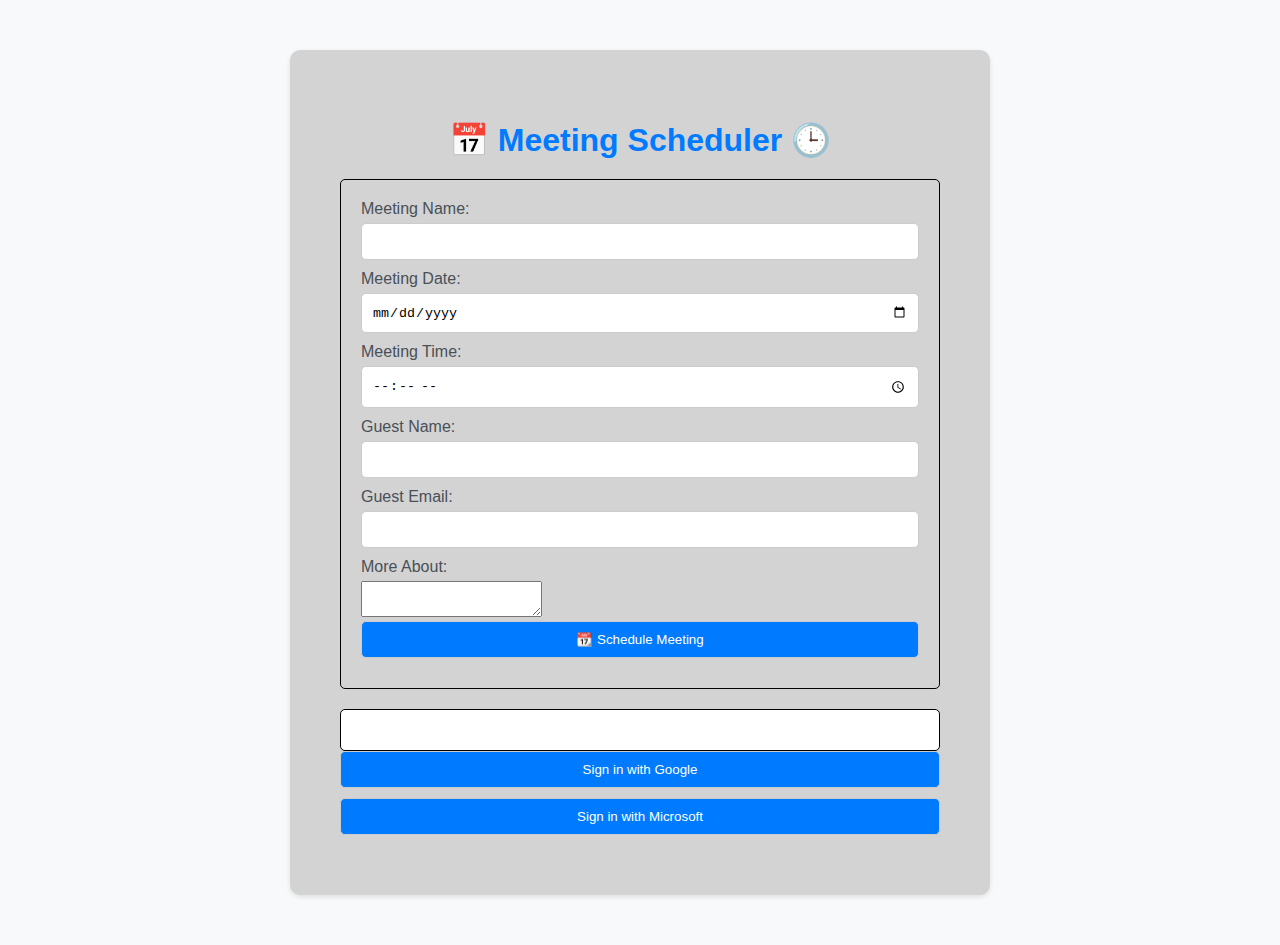
<file: Meeting scheduling web page/index.html>
<!DOCTYPE html>
<html lang="en">
<head>
    <meta charset="UTF-8">
    <meta http-equiv="X-UA-Compatible" content="IE=edge">
    <meta name="viewport" content="width=device-width, initial-scale=1.0">
    <title>Meeting Scheduler</title>
    <link rel="stylesheet" href="https://cdnjs.cloudflare.com/ajax/libs/font-awesome/6.0.0-beta3/css/all.min.css">
    <link rel="stylesheet" href="styles.css">
</head>
<body>
    <div class="container">
        <h1>📅 Meeting Scheduler 🕒</h1>
        <div class="form-container">
            <form id="meetingForm">
                <label for="meetingName">Meeting Name:</label>
                <input type="text" id="meetingName" required>
                <label for="meetingDate">Meeting Date:</label>
                <input type="date" id="meetingDate" required>
                <label for="meetingTime">Meeting Time:</label>
                <input type="time" id="meetingTime" required>
                <label for="guestName">Guest Name:</label>
                <input type="text" id="guestName">
                <label for="guestEmail">Guest Email:</label>
                <input type="email" id="guestEmail">
                <label for="moreAbout">More About:</label>
                <textarea id="moreAbout"></textarea>
                <button type="submit">📆 Schedule Meeting</button>
            </form>
        </div>
        <div class="meetings-list" id="meetingsList"></div>
        <div class="sign-in-options">
            <button onclick="signInWithGoogle()">Sign in with Google</button>
            <button onclick="signInWithMicrosoft()">Sign in with Microsoft</button>
        </div>
    </div>
    <script src="script.js"></script>
</body>
</html>
</file>
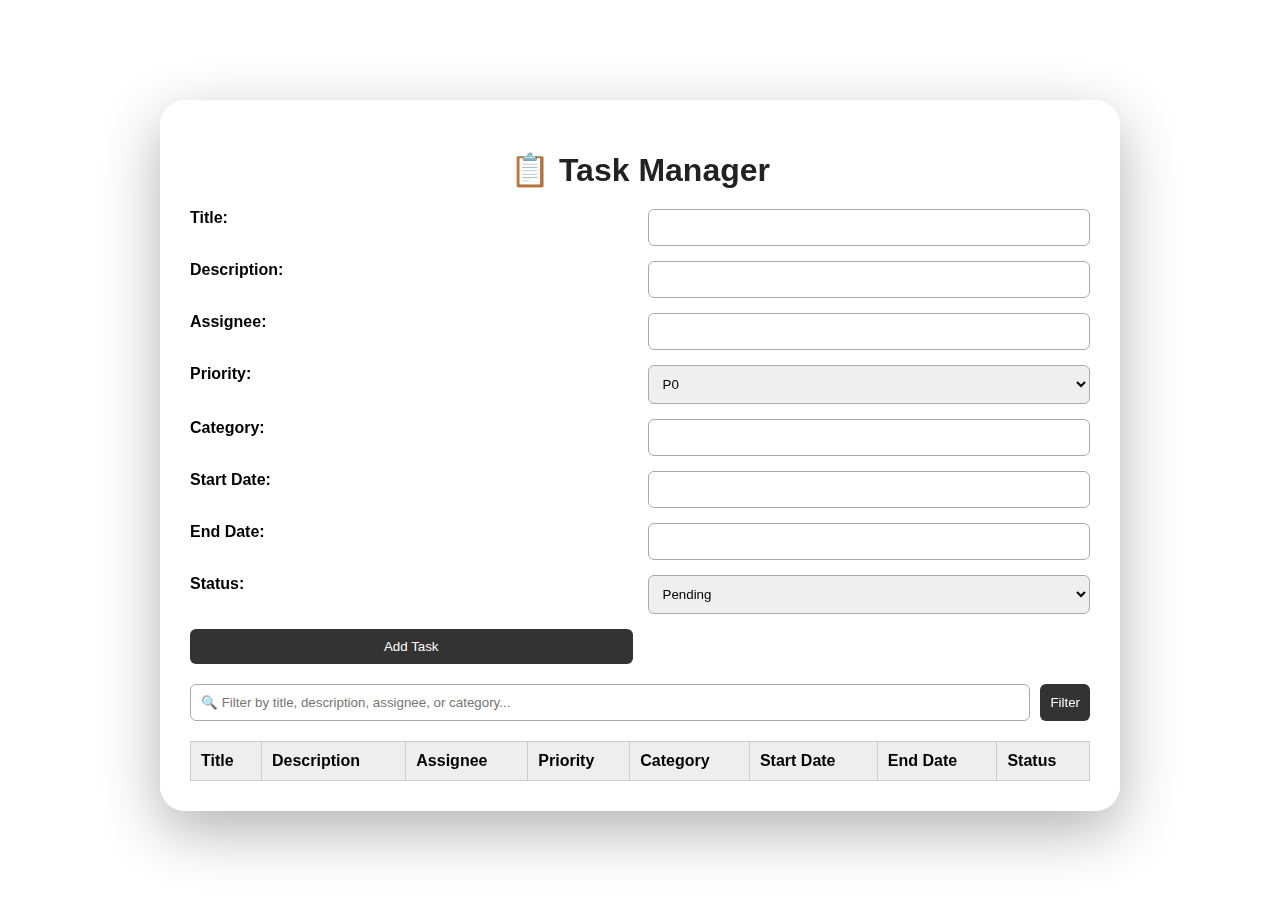
<file: Task Board Management/index.html>
<!DOCTYPE html>
<html lang="en">
<head>
  <meta charset="UTF-8" />
  <title>Task Board</title>
  <style>
    body {
      margin: 0;
      padding: 100px 0;
      font-family: Arial, sans-serif;
      background: url('https://images.unsplash.com/photo-1521737711867-e3b97375f902?auto=format&fit=crop&w=1600&q=60') no-repeat center center fixed;
      background-size: cover;
      color: black;
    }

    .container {
      max-width: 900px;
      margin: auto;
      padding: 30px;
      background-color: rgba(255, 255, 255, 0.7);
      backdrop-filter: blur(5px);
      -webkit-backdrop-filter: blur(5px);
      border-radius: 25px;
      box-shadow: 0 20px 60px rgba(0, 0, 0, 0.3);
    }

    h1 {
      text-align: center;
      color: #222;
      margin-bottom: 20px;
    }

    form {
      display: grid;
      grid-template-columns: 1fr 1fr;
      gap: 15px;
      margin-bottom: 20px;
    }

    label {
      font-weight: bold;
    }

    input, select {
      padding: 10px;
      width: 100%;
      box-sizing: border-box;
      border-radius: 6px;
      border: 1px solid #aaa;
    }

    button {
      padding: 10px;
      background-color: #333;
      color: white;
      border: none;
      border-radius: 6px;
      cursor: pointer;
      transition: background 0.3s ease;
    }

    button:hover {
      background-color: #555;
    }

    .filter-box {
      margin: 20px 0;
      display: flex;
      gap: 10px;
    }

    .filter-box input {
      flex: 1;
      padding: 10px;
      border-radius: 6px;
      border: 1px solid #aaa;
    }

    table {
      width: 100%;
      border-collapse: collapse;
      background: rgba(255,255,255,0.9);
      margin-top: 20px;
    }

    th, td {
      border: 1px solid #ccc;
      padding: 10px;
      text-align: left;
    }

    th {
      background-color: #eee;
    }

    @media (max-width: 700px) {
      form {
        grid-template-columns: 1fr;
      }
      .filter-box {
        flex-direction: column;
      }
    }
  </style>
</head>
<body>

  <div class="container">
    <h1>📋 Task Manager</h1>

    <form id="task-form">
      <label for="title">Title:</label>
      <input type="text" id="title" required>

      <label for="description">Description:</label>
      <input type="text" id="description" required>

      <label for="assignee">Assignee:</label>
      <input type="text" id="assignee" required>

      <label for="priority">Priority:</label>
      <select id="priority" required>
        <option value="P0">P0</option>
        <option value="P1">P1</option>
        <option value="P2">P2</option>
      </select>

      <label for="category">Category:</label>
      <input type="text" id="category" required>

      <label for="startDate">Start Date:</label>
      <input type="text" id="startDate" required>

      <label for="endDate">End Date:</label>
      <input type="text" id="endDate" required>

      <label for="status">Status:</label>
      <select id="status" required>
        <option value="Pending">Pending</option>
        <option value="In Progress">In Progress</option>
        <option value="Completed">Completed</option>
      </select>

      <button type="submit">Add Task</button>
    </form>

    <div class="filter-box">
      <input type="text" id="filter" placeholder="🔍 Filter by title, description, assignee, or category...">
      <button onclick="filterTasks()">Filter</button>
    </div>

    <table>
      <thead>
        <tr>
          <th>Title</th>
          <th>Description</th>
          <th>Assignee</th>
          <th>Priority</th>
          <th>Category</th>
          <th>Start Date</th>
          <th>End Date</th>
          <th>Status</th>
        </tr>
      </thead>
      <tbody id="task-list">
        <!-- Tasks will appear here -->
      </tbody>
    </table>
  </div>

  <script>
    const taskList = [];

    document.getElementById('task-form').addEventListener('submit', function (e) {
      e.preventDefault();

      const task = {
        title: document.getElementById('title').value.trim(),
        description: document.getElementById('description').value.trim(),
        assignee: document.getElementById('assignee').value.trim(),
        priority: document.getElementById('priority').value,
        category: document.getElementById('category').value.trim(),
        startDate: document.getElementById('startDate').value.trim(),
        endDate: document.getElementById('endDate').value.trim(),
        status: document.getElementById('status').value
      };

      taskList.push(task);
      renderTasks(taskList);
      document.getElementById('task-form').reset();
    });

    function renderTasks(tasks) {
      const tbody = document.getElementById('task-list');
      tbody.innerHTML = '';

      tasks.forEach(task => {
        const row = document.createElement('tr');
        row.innerHTML = `
          <td>${task.title}</td>
          <td>${task.description}</td>
          <td>${task.assignee}</td>
          <td>${task.priority}</td>
          <td>${task.category}</td>
          <td>${task.startDate}</td>
          <td>${task.endDate}</td>
          <td>${task.status}</td>
        `;
        tbody.appendChild(row);
      });
    }

    function filterTasks() {
      const keyword = document.getElementById('filter').value.toLowerCase().trim();

      const filtered = taskList.filter(task =>
        task.title.toLowerCase().includes(keyword) ||
        task.description.toLowerCase().includes(keyword) ||
        task.assignee.toLowerCase().includes(keyword) ||
        task.category.toLowerCase().includes(keyword)
      );

      renderTasks(filtered);
    }
  </script>

</body>
</html>
</file>
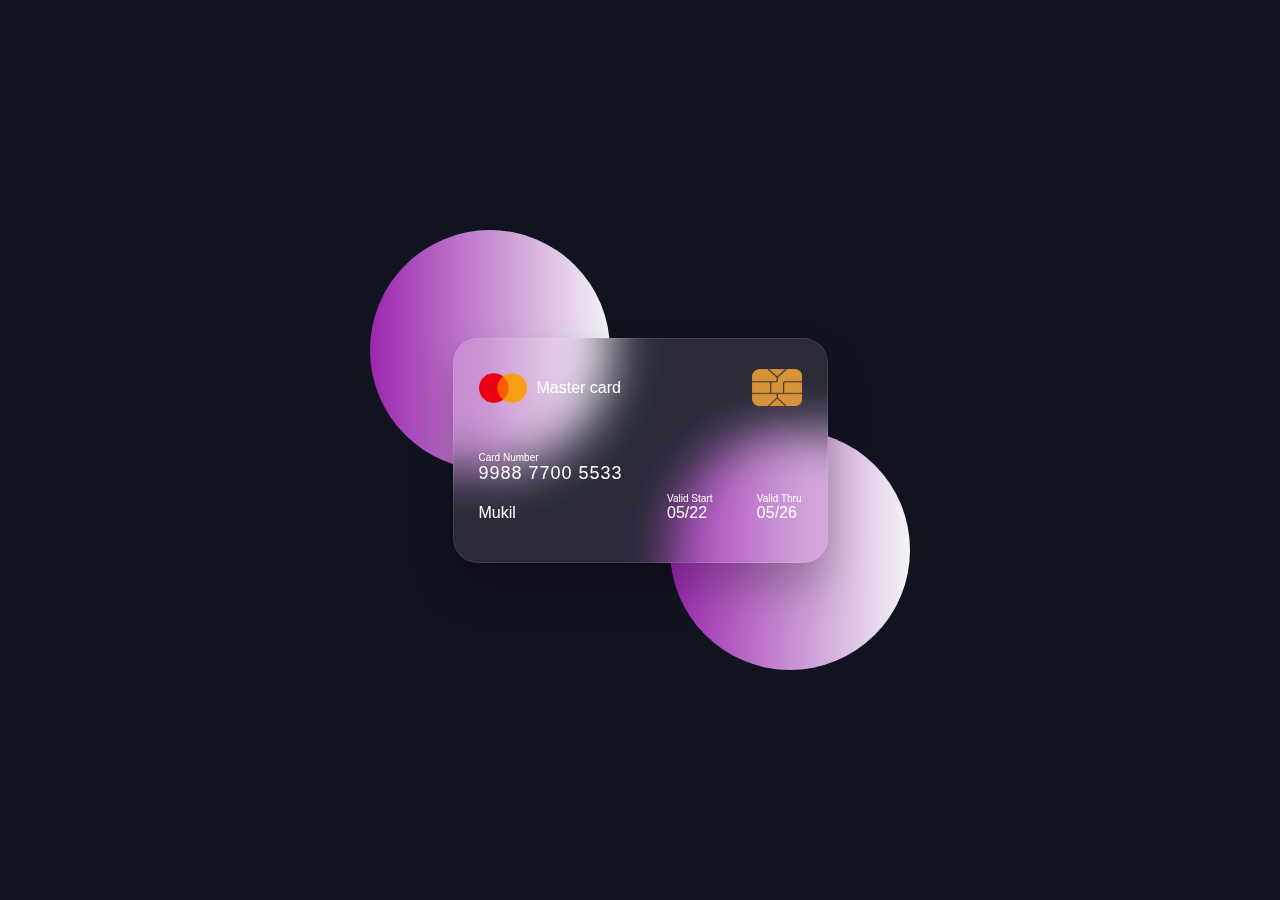
<file: ATM Card Fliping/atm.html>
<!DOCTYPE html>
<html>
<head>
	<meta charset="utf-8">
	<meta name="viewport" content="width=device-width, initial-scale=1">
	<title>ATM Card</title>
	<link rel="stylesheet" type="text/css" href="atm.css">
</head>
<body>
	<section>
		<div class="container">
			<div class="card front-face">
				<header>
					<span class="logo">
						<img src="logo.png" alt=""/>
						<h5>Master card</h5>
					
					</span>
					<img src="atm chip.png" alt="" class="chip" />
				</header>
				<div class="card-details">
					<div class="name-number">
						<h6>Card Number</h6>
						<h5 class="number">9988 7700 5533</h5>
						<h5 class="name">Mukil</h5>
					</div>
					<div class="valid-date">
						<h6>Valid Start</h6>
						<h5>05/22</h5>
						
					</div>

					<div class="valid-date">
						<h6>Valid Thru</h6>
						<h5>05/26</h5>
						
					</div>
							
				</div>
				
			</div>
			<div class="card back-face">
				<h6>For Customer service call +9988776655 or email at abc@gmail.com</h6>
				<span class="magnetic-strip"></span>
				<div class="signature"><i>005</i></div>
				<h5>Lorem ipsum dolor sit amet, consectetur adipisicing elit, sed do eiusmod tempor incididunt ut labore et dolore magna aliqua.</h5>
			</div>
		</div>
	</section>

</body>
</html>
</file>
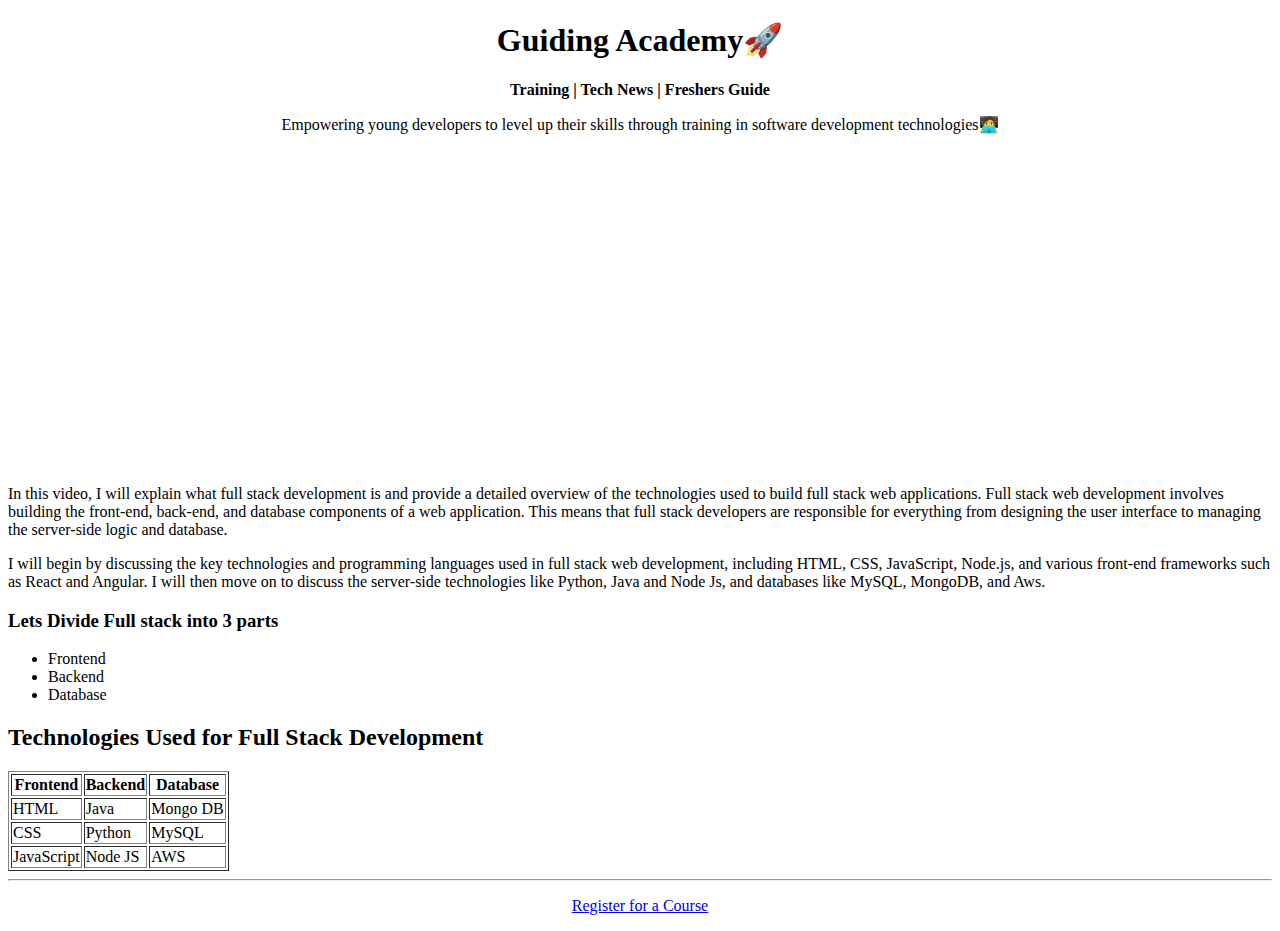
<file: Registeration Form/findex.html>
<!DOCTYPE html>
<html>
<head>
      <!--Step 1: Add Title and Title icon-->
      <title>REGISTRATION FORM</title>
      <link rel="icon" href="FORM.">
</head>
<body>
    <!--Step 2: Add Heading Tag and Paragraph Tag-->
    <center>
    <h1>Guiding Academy🚀</h1>
    <p><b>Training | Tech News | Freshers Guide</b></p>
    <p>Empowering young developers to level up their skills through training in software development technologies🧑‍💻</p>
    </center>

    <!--Step 3: Copy Link from youtube-->
    <center>
		<iframe width="560" height="315" src="https://www.youtube.com/embed/5QzzeYHApV0" title="YouTube video player" frameborder="0" allow="accelerometer; autoplay; clipboard-write; encrypted-media; gyroscope; picture-in-picture; web-share" allowfullscreen></iframe>
</center>

    <!--Step 4: Create two Paragraphs-->
    <p>In this video, I will explain what full stack development is and provide a detailed overview of the technologies 
        used to build full stack web applications. Full stack web development involves building the front-end, back-end, and database components of a web application. 
        This means that full stack developers are responsible for everything from designing the user interface to managing the server-side logic and database.</p>

    <p> I will begin by discussing the key technologies and programming languages used in full stack web development, including HTML, CSS, JavaScript, Node.js, and various front-end frameworks 
        such as React and Angular. I will then move on to discuss the server-side technologies like Python, Java and Node Js, and databases like MySQL, MongoDB, and Aws.</p>

    <!--Step 5: Create Heading Tag and List-->
    <h3>Lets Divide Full stack into 3 parts</h3>
		<ul>
			<li>Frontend</li>
			<li>Backend</li>
			<li>Database</li>
		</ul>

    <!--Step 6: Create Heading Tag with Table-->
    <h2>Technologies Used for Full Stack Development</h2>
		<table border="1">
			<tr>
				<th>Frontend</th> <th> Backend </th> <th> Database</th>
			</tr>
			<tr>
				<td>HTML</td> <td> Java</td> <td> Mongo DB</td>
			</tr>
			<tr>
				<td>CSS</td> <td> Python</td> <td> MySQL</td>
			</tr>
			<tr>
				<td>JavaScript</td> <td> Node JS</td> <td> AWS</td>
			</tr>
		</table>

    <!--Step 7 Create a line-->
    <hr>

    <!--Step 8 Create a P tag
    inside p tag create 3 Anchor tag
    -->
    <center>
    <p> 
        <a href="fregister.html">Register for a Course</a> 
    </p>
    </center>

    <!--Step 9 Create register.html page-->

    </body>
</html>
</file>
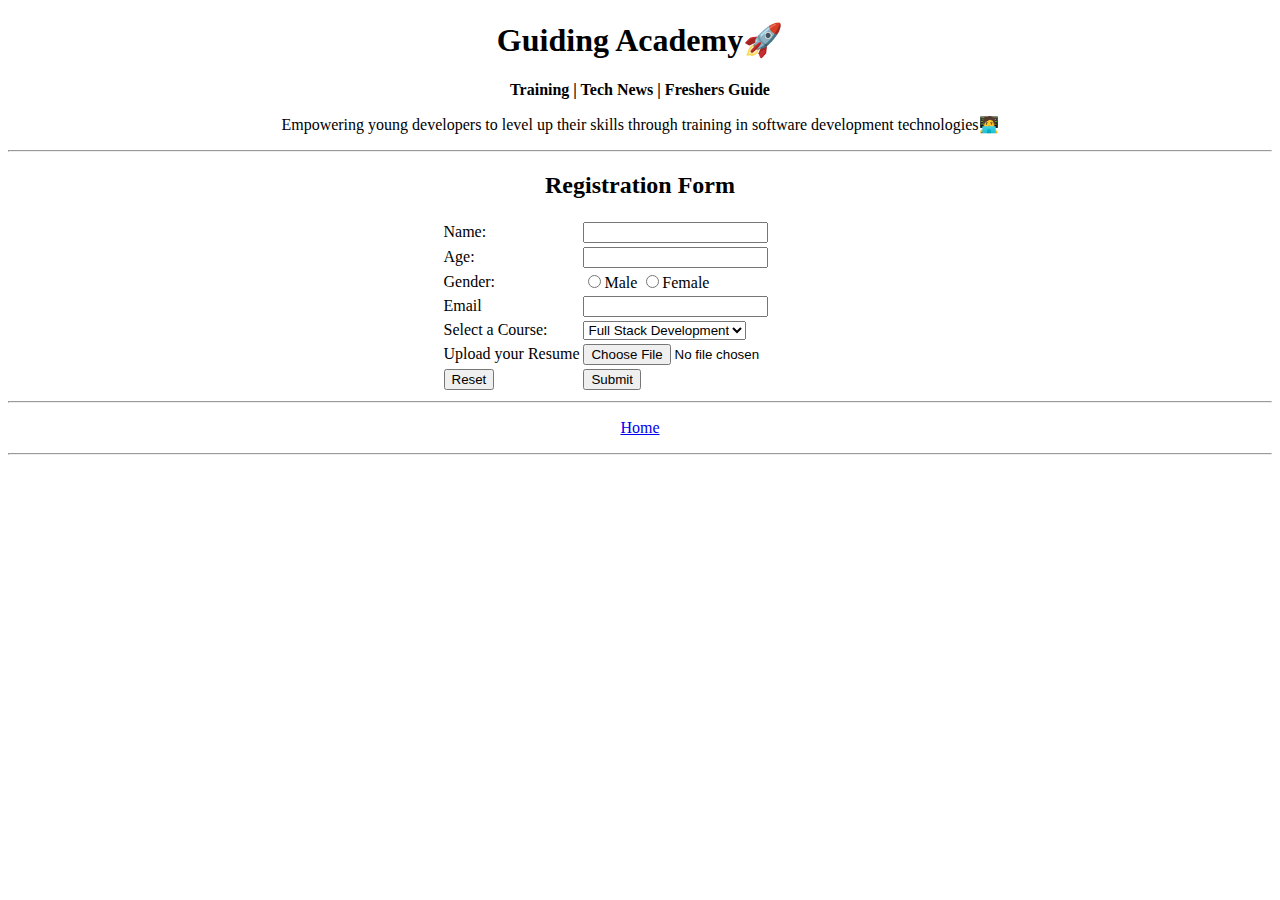
<file: Registeration Form/fregister.html>
<!--Step 10 Create a boilerplate with same
title and icon-->
<!DOCTYPE html>
<html>
<head>
      <title>REGISTRATION FORM</title>
      <link rel="icon" href="FORM.jfif">
</head> 
    <body>
        <!--Step 11 Copy Paste the previous title-->
        <center>
        <h1>Guiding Academy🚀</h1>
	<p><b>Training | Tech News | Freshers Guide</b></p>
	<p>Empowering young developers to level up their skills through training in software development technologies🧑‍💻</p>
        </center>

        <center>
        <!--Step 12 Create a line-->
        <hr>
        <!--Step 13 Create a form using table-->
        <h2>Registration Form</h2>
        <form>
			<table>
				<tr>
					<td>Name:</td>
					<td><input type="text"></td>
				</tr>
				<tr>
					<td>Age:</td>
					<td><input type="number"></td>
				</tr>
				<tr>
					<td>Gender:</td>
					<td>
						<input type="radio">Male
						<input type="radio">Female
					</td>
				</tr>
				<tr>
					<td>Email</td>
					<td><input type="email"></td>
				</tr>
				<tr>
					<td>Select a Course:</td>
					<td>
						<select>
							<option>Full Stack Development</option>
							<option>Java Programming</option>
							<option>Python</option>
							<option>Data Analyst</option>
						</select>
					</td>
				</tr>
				<tr>
					<td>Upload your Resume</td>
					<td><input type="file"></td>
				</tr>
				<tr>
					<td><input type="reset"></td>
					<td><input type="submit"></td>
				</tr>
			</table>
		</form>

        <!--Step 14 Create a line-->
        <hr>
        <p> 
			<a href="findex.html">Home</a>
		</p>
		<hr>

    
        </center>
    </body>
</html>
</file>
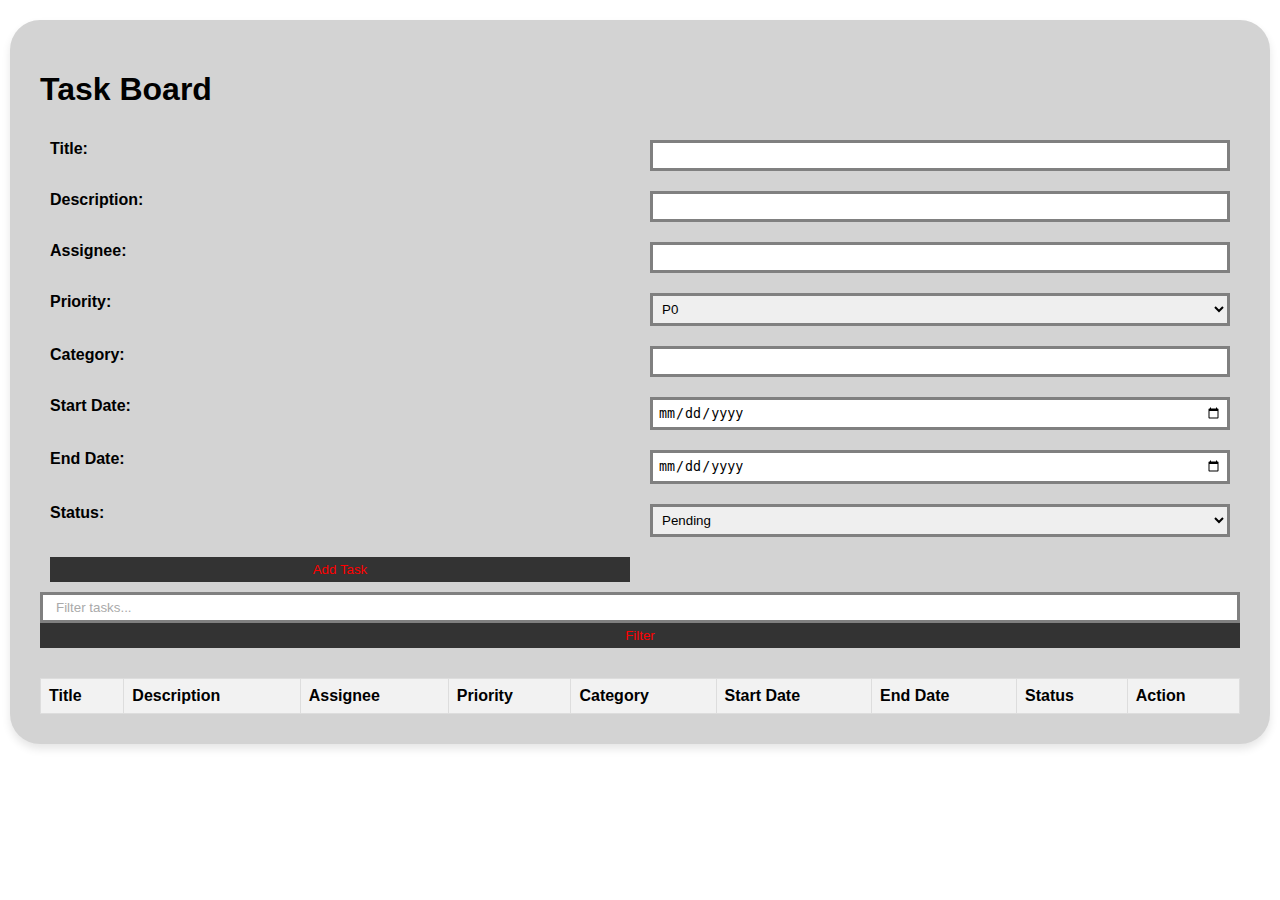
<file: Task Tracker Web Page/task Board.html>
<!DOCTYPE html>
<html lang="en">
<head>
<meta charset="UTF-8">
<meta name="viewport" content="width=device-width, initial-scale=1.0">
<title>Task Board</title>
<style>
  body {
    font-family: Arial, sans-serif;
    margin: 0;
    padding: 10px;
    background-color: white;
  }

    .container {
    max-width: 8000px;
    margin: 10px auto;
    padding: 30px;
    background-color: lightgray;
    box-shadow: 0 5px 8px rgba(0,0,0,0.1);
    border-radius: 30px;

  }

  form {
    display: grid;
    grid-template-columns: 2fr 2fr;
    gap: 20px;
    padding: 10px;
  }

  label {
    font-weight: bold;
  }

  input, select, button {
    padding: 5px;
    width: 100%;
    box-sizing: border-box;
    border: 3px solid gray;
  }

  button {
    background-color: #333;
    color: red;
    border: none;
    cursor: pointer;
  }

  button:hover {
    background-color: #555;
  }

  table {
    width: 100%;
    border-collapse: collapse;
    margin-top: 30px;
  }

  th, td {
    border: 1px solid #ddd;
    padding: 8px;
    text-align: left;
  }

  th {
    background-color: #f2f2f2;
  }

  td:last-child {
    text-align: center;
  }

  input[type="text"]::placeholder {
    color: #aaa;
    padding: 8px;
  }


  @media (max-width: 600px) {
    form {
      grid-template-columns: 1fr;
    }
  }
</style>
</head>
<body>
<div class="container">
  <h1>Task Board</h1>
  <form id="task-form">
    <label for="title">Title:</label>
    <input type="text" id="title" required>
    <label for="description">Description:</label>
    <input type="text" id="description" required>
    <label for="assignee">Assignee:</label>
    <input type="text" id="assignee" required>
    <label for="priority">Priority:</label>
    <select id="priority" required>
      <option value="P0">P0</option>
      <option value="P1">P1</option>
      <option value="P2">P2</option>
    </select>
    <label for="category">Category:</label>
    <input type="text" id="category" required>
    <label for="start-date">Start Date:</label>
    <input type="date" id="start-date" required>
    <label for="end-date">End Date:</label>
    <input type="date" id="end-date" required>
    <label for="status">Status:</label>
    <select id="status" required>
      <option value="Pending">Pending</option>
      <option value="In Progress">In Progress</option>
      <option value="Completed">Completed</option>
    </select>
    <button type="submit">Add Task</button>
  </form>
  <input type="text" id="filter" placeholder="Filter tasks...">
  <button onclick="filterTasks()">Filter</button>
  <table id="task-table">
    <thead>
      <tr>
        <th>Title</th>
        <th>Description</th>
        <th>Assignee</th>
        <th>Priority</th>
        <th>Category</th>
        <th>Start Date</th>
        <th>End Date</th>
        <th>Status</th>
        <th>Action</th>
      </tr>
    </thead>
    <tbody id="task-list">
      <!-- Task items will be inserted here -->
    </tbody>
  </table>
</div>
<script>
  let tasks = [];

  const taskForm = document.getElementById('task-form');
  taskForm.addEventListener('submit', function(event) {
    event.preventDefault();
    const title = document.getElementById('title').value;
    const description = document.getElementById('description').value;
    const assignee = document.getElementById('assignee').value;
    const priority = document.getElementById('priority').value;
    const category = document.getElementById('category').value;
    const startDate = document.getElementById('start-date').value;
    const endDate = document.getElementById('end-date').value;
    const status = document.getElementById('status').value;

    if (title && description && assignee && priority && category && startDate && endDate && status) {
      const task = { title, description, assignee, priority, category, startDate, endDate, status };
      tasks.push(task);
      renderTasks();
      clearInputFields();
    } else {
      alert('Please fill in all fields');
    }
  });

  function renderTasks() {
    const taskList = document.getElementById('task-list');
    taskList.innerHTML = '';
    tasks.forEach((task, index) => {
      const row = document.createElement('tr');
      row.innerHTML = `
        <td>${task.title}</td>
        <td>${task.description}</td>
        <td>${task.assignee}</td>
        <td>${task.priority}</td>
        <td>${task.category}</td>
        <td>${task.startDate}</td>
        <td>${task.endDate}</td>
        <td>${task.status}</td>
        <td>
          <button onclick="editTask(${index})">Edit</button>
          <button onclick="deleteTask(${index})">Delete</button>
        </td>
      `;
      taskList.appendChild(row);
    });
  }

  function editTask(index) {
    const task = tasks[index];
    document.getElementById('title').value = task.title;
    document.getElementById('description').value = task.description;
    document.getElementById('assignee').value = task.assignee;
    document.getElementById('priority').value = task.priority;
    document.getElementById('category').value = task.category;
    document.getElementById('start-date').value = task.startDate;
    document.getElementById('end-date').value = task.endDate;
    document.getElementById('status').value = task.status;
    tasks.splice(index, 1);
    renderTasks();
  }

  function deleteTask(index) {
  if (confirm('Are you sure you want to delete this task?')) {
    tasks.splice(index, 1);
    renderTasks();
  }
}


  function clearInputFields() {
    document.getElementById('title').value = '';
    document.getElementById('description').value = '';
    document.getElementById('assignee').value = '';
    document.getElementById('priority').value = 'P0';
    document.getElementById('category').value = '';
    document.getElementById('start-date').value = '';
    document.getElementById('end-date').value = '';
    document.getElementById('status').value = 'Pending';
  }

  function filterTasks() {
    const filter = document.getElementById('filter').value.toLowerCase();
    const filteredTasks = tasks.filter(task => {
      return (
        task.title.toLowerCase().includes(filter) ||
        task.description.toLowerCase().includes(filter) ||
        task.assignee.toLowerCase().includes(filter) ||
        task.priority.toLowerCase().includes(filter) ||
        task.category.toLowerCase().includes(filter) ||
        task.startDate.toLowerCase().includes(filter) ||
        task.endDate.toLowerCase().includes(filter) ||
        task.status.toLowerCase().includes(filter)
      );
    });
    const taskList = document.getElementById('task-list');
    taskList.innerHTML = '';
    filteredTasks.forEach((task, index) => {
      const row = document.createElement('tr');
      row.innerHTML = `
        <td>${task.title}</td>
        <td>${task.description}</td>
        <td>${task.assignee}</td>
        <td>${task.priority}</td>
        <td>${task.category}</td>
        <td>${task.startDate}</td>
        <td>${task.endDate}</td>
        <td>${task.status}</td>
        <td>
          <button onclick="editTask(${index})">Edit</button>
          <button onclick="deleteTask(${index})">Delete</button>
        </td>
      `;
      taskList.appendChild(row);
    });
  }
</script>
</body>
</html>
</file>
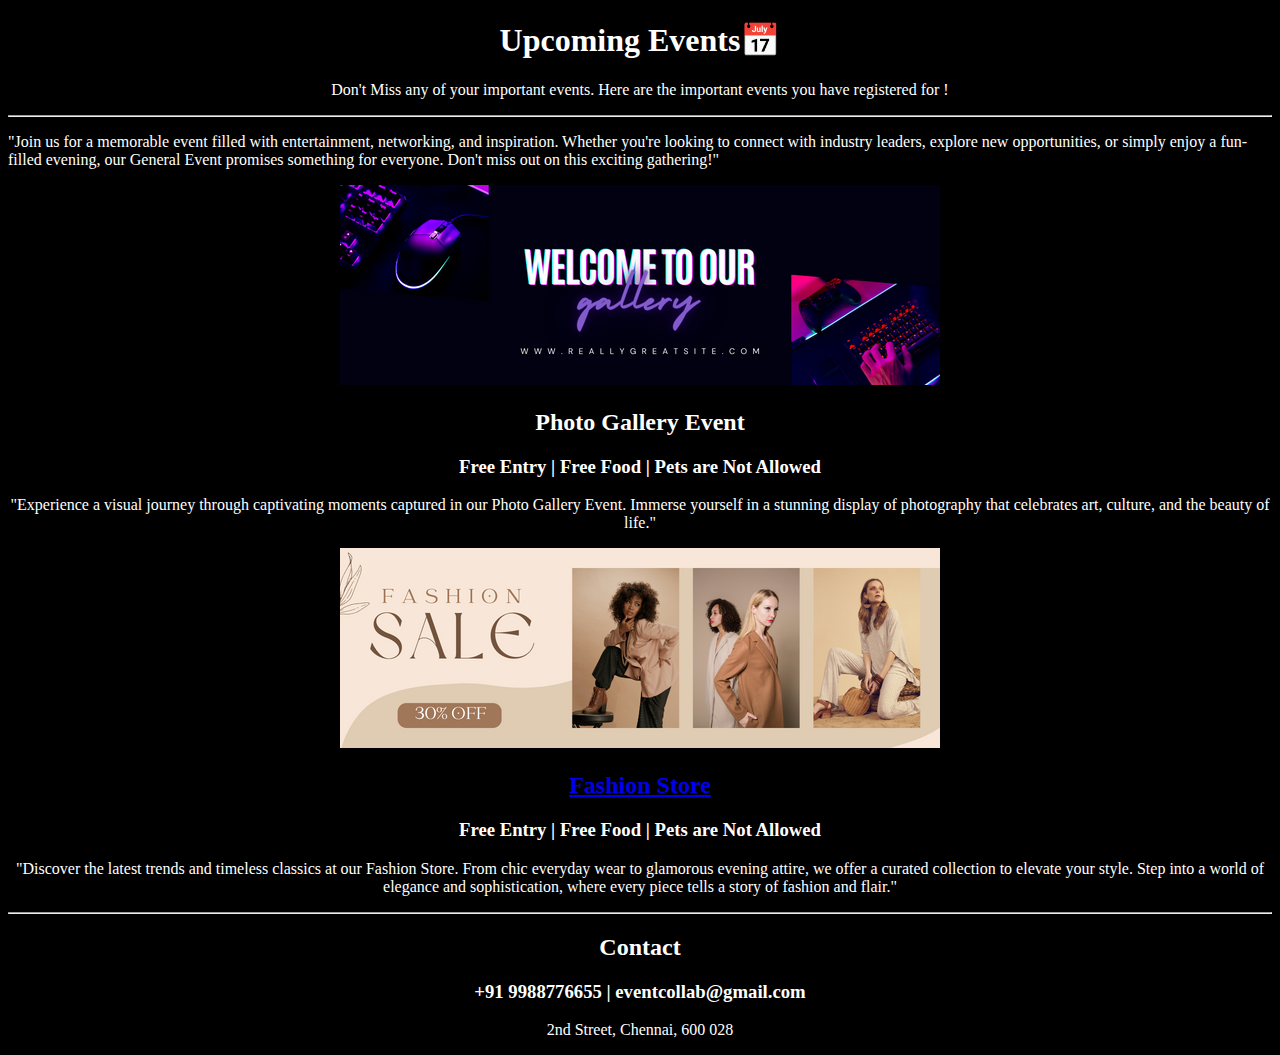
<file: Upcoming Event/event.html>
<!DOCTYPE html>
<html lang="en">
<head>
    <title>Events</title>
    <!-- Flaticon Website -->
    <link rel="icon" href="./img/date.png">
</head>
<body  style="color: white;background-color: black;">
    
    <center>
        <div>
        <h1>Upcoming Events📅</h1>
        <p>Don't Miss any of your important events. Here are the important events you 
            have registered for !
        </p>
        <hr>
    </div>
    </center>

    <p>"Join us for a memorable event filled with entertainment, networking, and inspiration. Whether you're looking to connect with industry leaders, explore new opportunities, or simply enjoy a fun-filled evening, our General Event promises something for everyone. Don't miss out on this exciting gathering!"</p>
   
    <center>
    <div>
        <!--Size 600x200px-->
        
    <a href="./img/event1.png"><img src="./img/event1.png"></a>
    <h2>Photo Gallery Event</h2>
    <h3>Free Entry | Free Food | Pets are Not Allowed</h3>
    <p>"Experience a visual journey through captivating moments captured in our Photo Gallery Event. Immerse yourself in a stunning display of photography that celebrates art, culture, and the beauty of life."</p>
</div>    

<div>
    <img src="./img/event2.png">
    <h2><a href="http://myntra.com">Fashion Store </a></h2>
    <h3>Free Entry | Free Food | Pets are Not Allowed</h3>
    <p>"Discover the latest trends and timeless classics at our Fashion Store. From chic everyday wear to glamorous evening attire, we offer a curated collection to elevate your style. Step into a world of elegance and sophistication, where every piece tells a story of fashion and flair."</p>
</div>    
</center>
<hr>
<footer>
    <center>
        <h2>Contact</h2>
        <h3>+91 9988776655 | eventcollab@gmail.com</h3>
        <p>2nd Street,  Chennai,  600 028</p>
    </center>
</footer>
</body>
</html>
</file>
<file: Meeting scheduling web page/styles.css>
body {
    font-family: 'Arial', sans-serif;
    margin: 0;
    padding: 0;
    background-color: #f8f9fa;
}

.container {
    max-width: 600px;
    margin: 50px auto;
    padding: 50px;
    background-color: lightgray;
    border-radius: 10px;
    box-shadow: 0 2px 5px rgba(0, 0, 0, 0.1);
}

h1 {
    text-align: center;
    margin-bottom: 20px;
    color: #007bff;
}

.form-container {
    padding: 20px;
    border: 1px solid black;
    border-radius: 5px;
    margin-bottom: 20px;
}

label {
    display: block;
    margin-bottom: 5px;
    color: #495057;
}

input,
button {
    width: 100%;
    padding: 10px;
    margin-bottom: 10px;
    border-radius: 5px;
    border: 1px solid #ccc;
    box-sizing: border-box;
}

button {
    background-color: #007bff;
    color: #fff;
    cursor: pointer;
}

button:hover {
    background-color: #0056b3;
}

.meetings-list {
    padding: 20px;
    border: 1px solid black;
    border-radius: 5px;
    background-color: white;
}

.meeting-item {
    margin-bottom: 10px;
}

@media (max-width: 768px) {
    .container {
        margin: 20px;
        padding: 10px;
    }

    .form-container {
        padding: 10px;
        margin-bottom: 10px;
    }

    .meetings-list {
        padding: 10px;
        margin-bottom: 10px;
    }
}
</file>
<file: ATM Card Fliping/atm.css>
*{
	margin: 0;
	padding: 0;
	box-sizing: border-box;
	font-family: "poppins", sans-serif;
}

section{
	position: relative;
	min-height: 100vh;
	width: 100%;
	background: #121321;
	display: flex;
	align-items: center;
	justify-content: center;
	color: #ffff;
	perspective: 1200px;
}

section::before{
	content: "";
	position: absolute;
	height: 240px;
	width: 240px;
	border-radius: 50%;
	transform: translate(-150px,-100px);
	background: linear-gradient(90deg, #9c27b0, #f3f5f5);
}

section::after{
	content: "";
	position: absolute;
	height: 240px;
	width: 240px;
	border-radius: 50%;
	transform: translate(150px,100px);
	background: linear-gradient(90deg, #9c27b0, #f3f5f5);
}

.container{
	position: relative;
	height: 225px;
	width: 375px;
	z-index:100 ;
	transition: 0.4s;
	transform-style: preserve-3d;
}
.container:hover{
	transform: rotateY(180deg);
}

.container .card{
	position: absolute;
	height: 100%;
	width: 100%;
	padding: 25px;
	border-radius: 25px;
	backdrop-filter: blur(25px);
	background: rgb(255, 255, 255, 0.1);
	box-shadow:0 25px 45px rgb(0, 0, 0, 0.25) ;
	border: 1px solid rgb(255, 255, 255, 0.1);
	backface-visibility: hidden;

}

.front-face header,
.front-face .logo{
	display: flex;
	align-items: center;
}

.front-face header{
	justify-content: space-between;

}

.front-face .logo img{
	width: 48px;
	margin-right: 10px;

}

h5{
	font-size: 16px;
	font-weight: 400;
}

.front-face .chip{
	width: 50px; 

}

.front-face .card-details{
	display: flex;
	margin-top:  40px;
	align-items: flex-end;
	justify-content: space-between;

}

h6{
	font-size: 10px;
	font-weight: 400;
}

h5.number{
	font-size: 18px;
	letter-spacing: 1px;
}

h5.name{
	margin-top: 20px;
}

.card.back-face{
	border: none;
	padding: 15px 25px 25px 25px;
	transform: rotateY(180deg);
}

.card.back-face h6{
	font-size: 8px;
}

.card.back-face .magnetic-strip{
	position: absolute;
	top: 40px;
	left: 0;
	height: 45px;
	width:100%;
	background: #000;
}

.card.back-face .signature{
	display: flex;
	justify-content: flex-end;
	align-items: center;
	margin-top: 80px;
	height: 40px;
	width: 85%;
	border-radius: 6px;
	background: repeating-linear-gradient(
		#fff, #fff 3px, #efefef 0px, #efefef 9px );

}

.signature i{
	color: #000;
	font-size: 12px;
	padding: 4px 6px;
	border-radius: 4px;
	background-color: #fff;
	margin-right: -30px;
	z-index: -1;
}

.card.back-face h5{
	font-size: 8px;
	margin-top: 15px;
}
</file>
